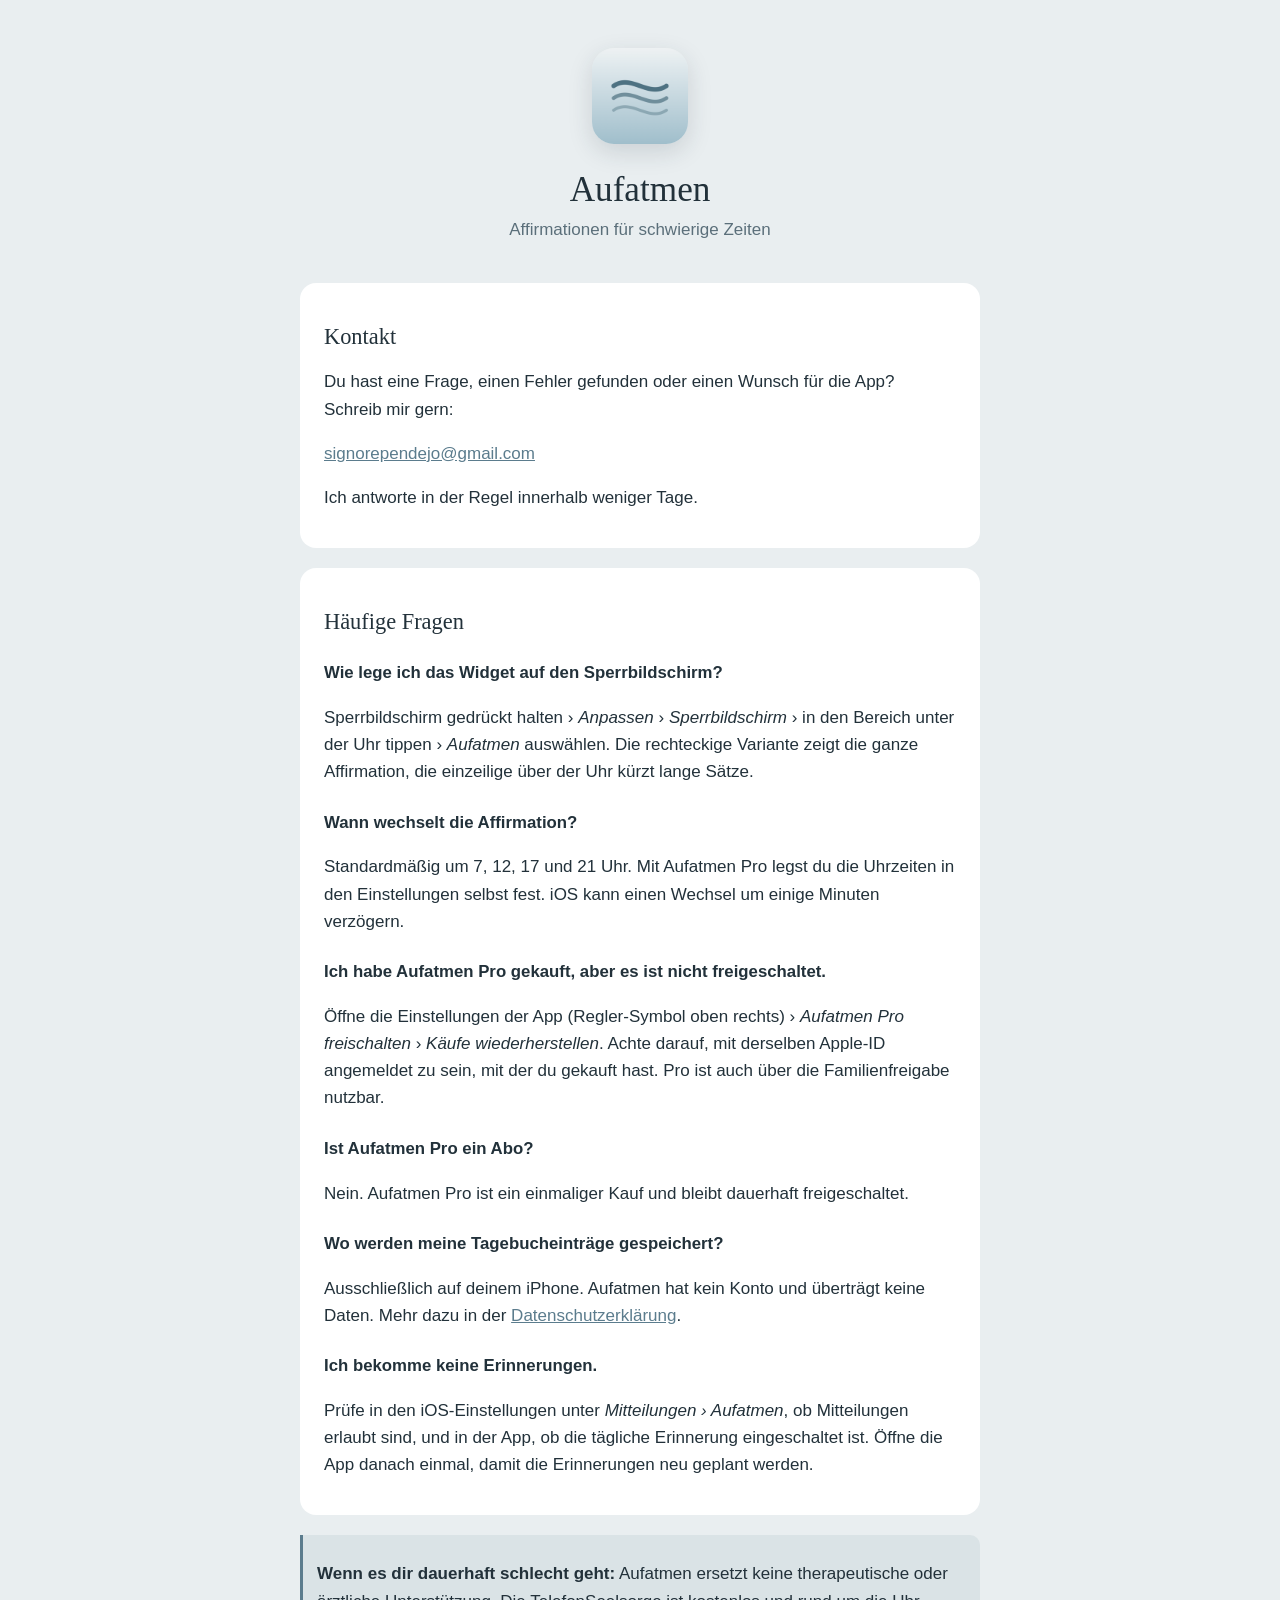
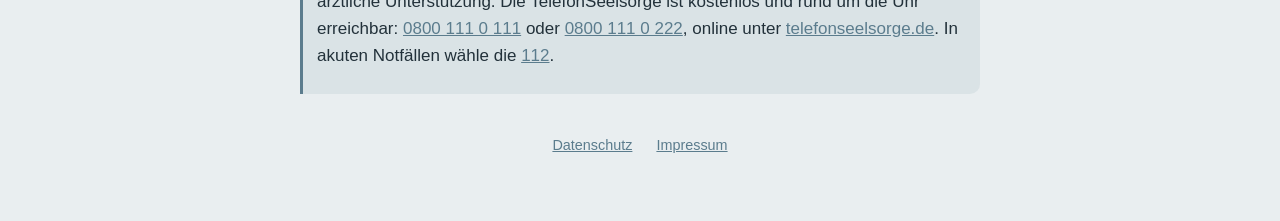
<file: index.html>
<!doctype html>
<html lang="de">
<head>
  <meta charset="utf-8">
  <meta name="viewport" content="width=device-width, initial-scale=1">
  <title>Aufatmen – Hilfe &amp; Kontakt</title>
  <meta name="description" content="Hilfe und Kontakt zur App Aufatmen – Affirmationen für schwierige Zeiten.">
  <link rel="icon" href="icon.png">
  <link rel="stylesheet" href="style.css">
</head>
<body>
<main>
  <header>
    <img src="icon.png" alt="App-Icon von Aufatmen">
    <h1>Aufatmen</h1>
    <p class="lead">Affirmationen für schwierige Zeiten</p>
  </header>

  <section>
    <h2>Kontakt</h2>
    <p>Du hast eine Frage, einen Fehler gefunden oder einen Wunsch für die App? Schreib mir gern:</p>
    <p><a href="mailto:signorependejo@gmail.com?subject=Aufatmen">signorependejo@gmail.com</a></p>
    <p>Ich antworte in der Regel innerhalb weniger Tage.</p>
  </section>

  <section>
    <h2>Häufige Fragen</h2>

    <h3>Wie lege ich das Widget auf den Sperrbildschirm?</h3>
    <p>Sperrbildschirm gedrückt halten › <em>Anpassen</em> › <em>Sperrbildschirm</em> › in den Bereich unter der Uhr tippen › <em>Aufatmen</em> auswählen. Die rechteckige Variante zeigt die ganze Affirmation, die einzeilige über der Uhr kürzt lange Sätze.</p>

    <h3>Wann wechselt die Affirmation?</h3>
    <p>Standardmäßig um 7, 12, 17 und 21 Uhr. Mit Aufatmen Pro legst du die Uhrzeiten in den Einstellungen selbst fest. iOS kann einen Wechsel um einige Minuten verzögern.</p>

    <h3>Ich habe Aufatmen Pro gekauft, aber es ist nicht freigeschaltet.</h3>
    <p>Öffne die Einstellungen der App (Regler-Symbol oben rechts) › <em>Aufatmen Pro freischalten</em> › <em>Käufe wiederherstellen</em>. Achte darauf, mit derselben Apple-ID angemeldet zu sein, mit der du gekauft hast. Pro ist auch über die Familienfreigabe nutzbar.</p>

    <h3>Ist Aufatmen Pro ein Abo?</h3>
    <p>Nein. Aufatmen Pro ist ein einmaliger Kauf und bleibt dauerhaft freigeschaltet.</p>

    <h3>Wo werden meine Tagebucheinträge gespeichert?</h3>
    <p>Ausschließlich auf deinem iPhone. Aufatmen hat kein Konto und überträgt keine Daten. Mehr dazu in der <a href="datenschutz.html">Datenschutzerklärung</a>.</p>

    <h3>Ich bekomme keine Erinnerungen.</h3>
    <p>Prüfe in den iOS-Einstellungen unter <em>Mitteilungen › Aufatmen</em>, ob Mitteilungen erlaubt sind, und in der App, ob die tägliche Erinnerung eingeschaltet ist. Öffne die App danach einmal, damit die Erinnerungen neu geplant werden.</p>
  </section>

  <div class="note">
    <p><strong>Wenn es dir dauerhaft schlecht geht:</strong> Aufatmen ersetzt keine therapeutische oder ärztliche Unterstützung. Die TelefonSeelsorge ist kostenlos und rund um die Uhr erreichbar: <a href="tel:08001110111">0800 111 0 111</a> oder <a href="tel:08001110222">0800 111 0 222</a>, online unter <a href="https://www.telefonseelsorge.de">telefonseelsorge.de</a>. In akuten Notfällen wähle die <a href="tel:112">112</a>.</p>
  </div>

  <nav class="footer">
    <a href="datenschutz.html">Datenschutz</a>
    <a href="impressum.html">Impressum</a>
  </nav>
</main>
</body>
</html>
</file>
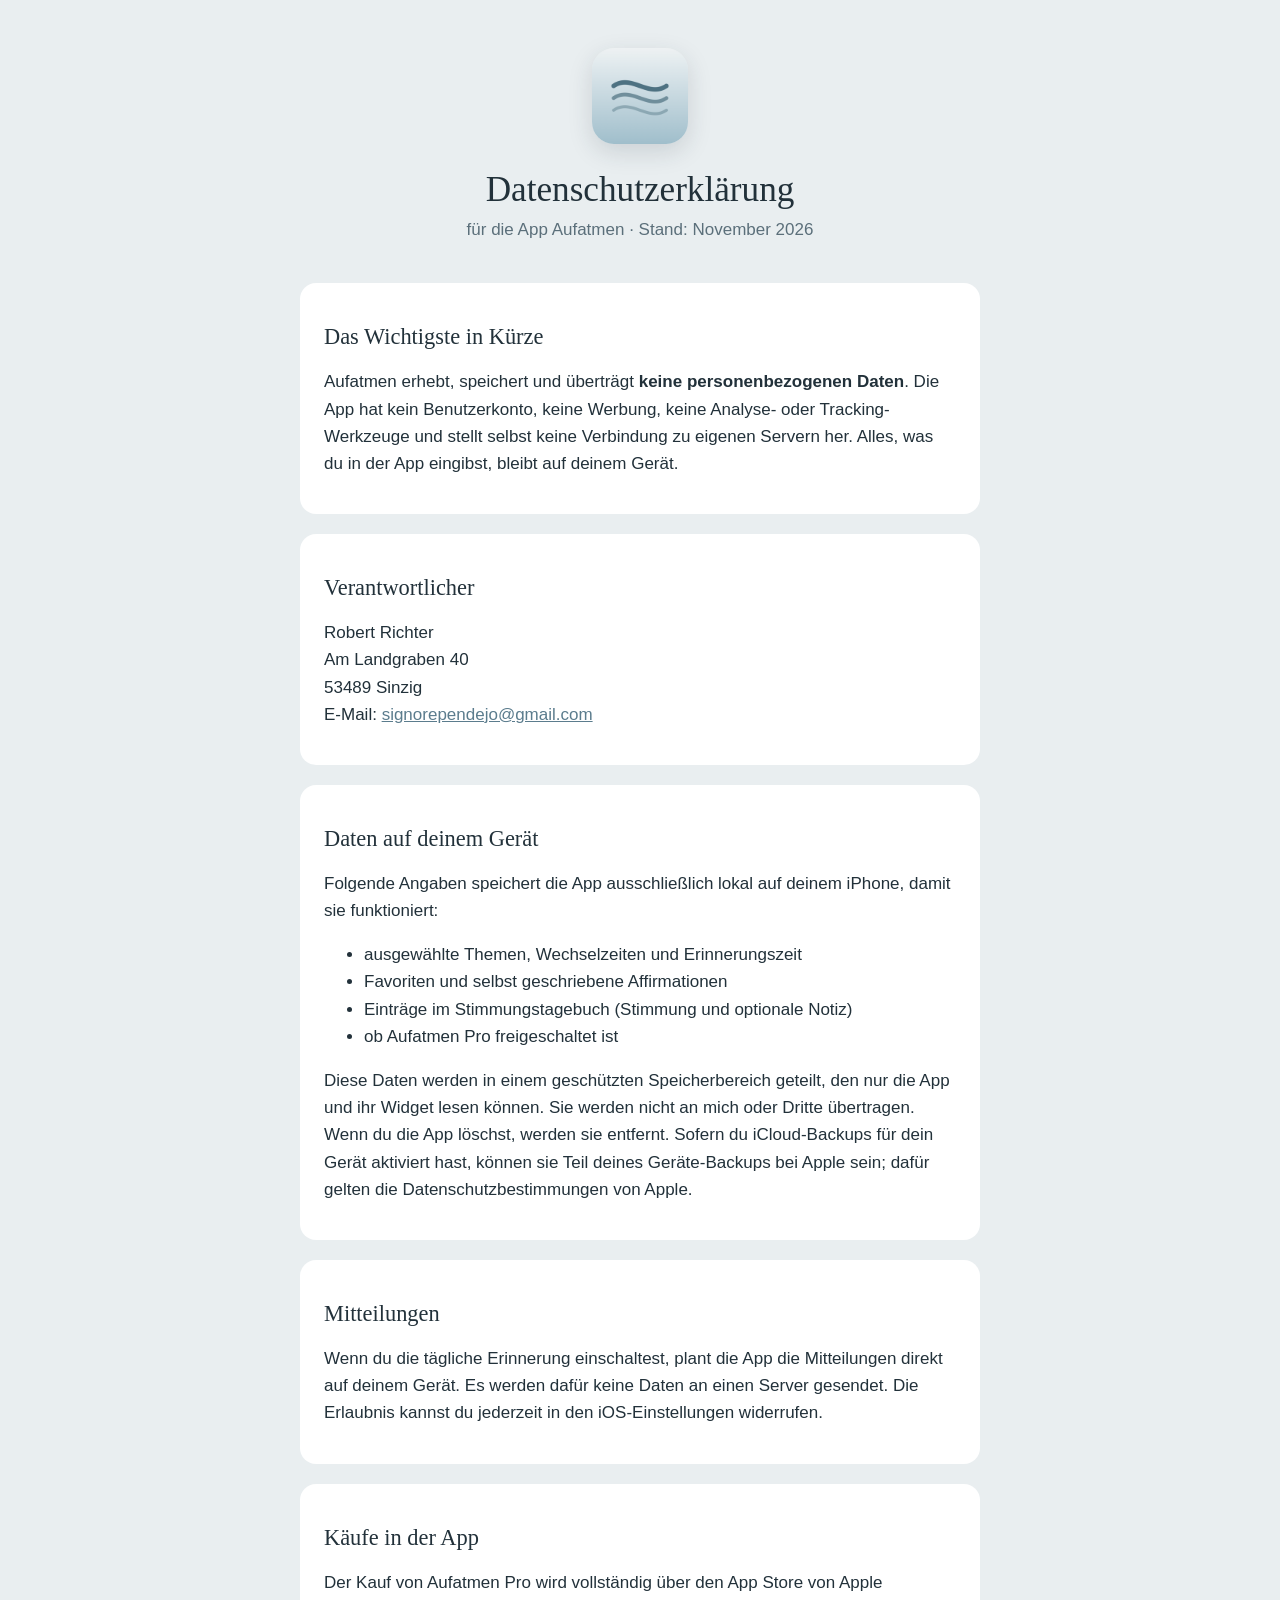
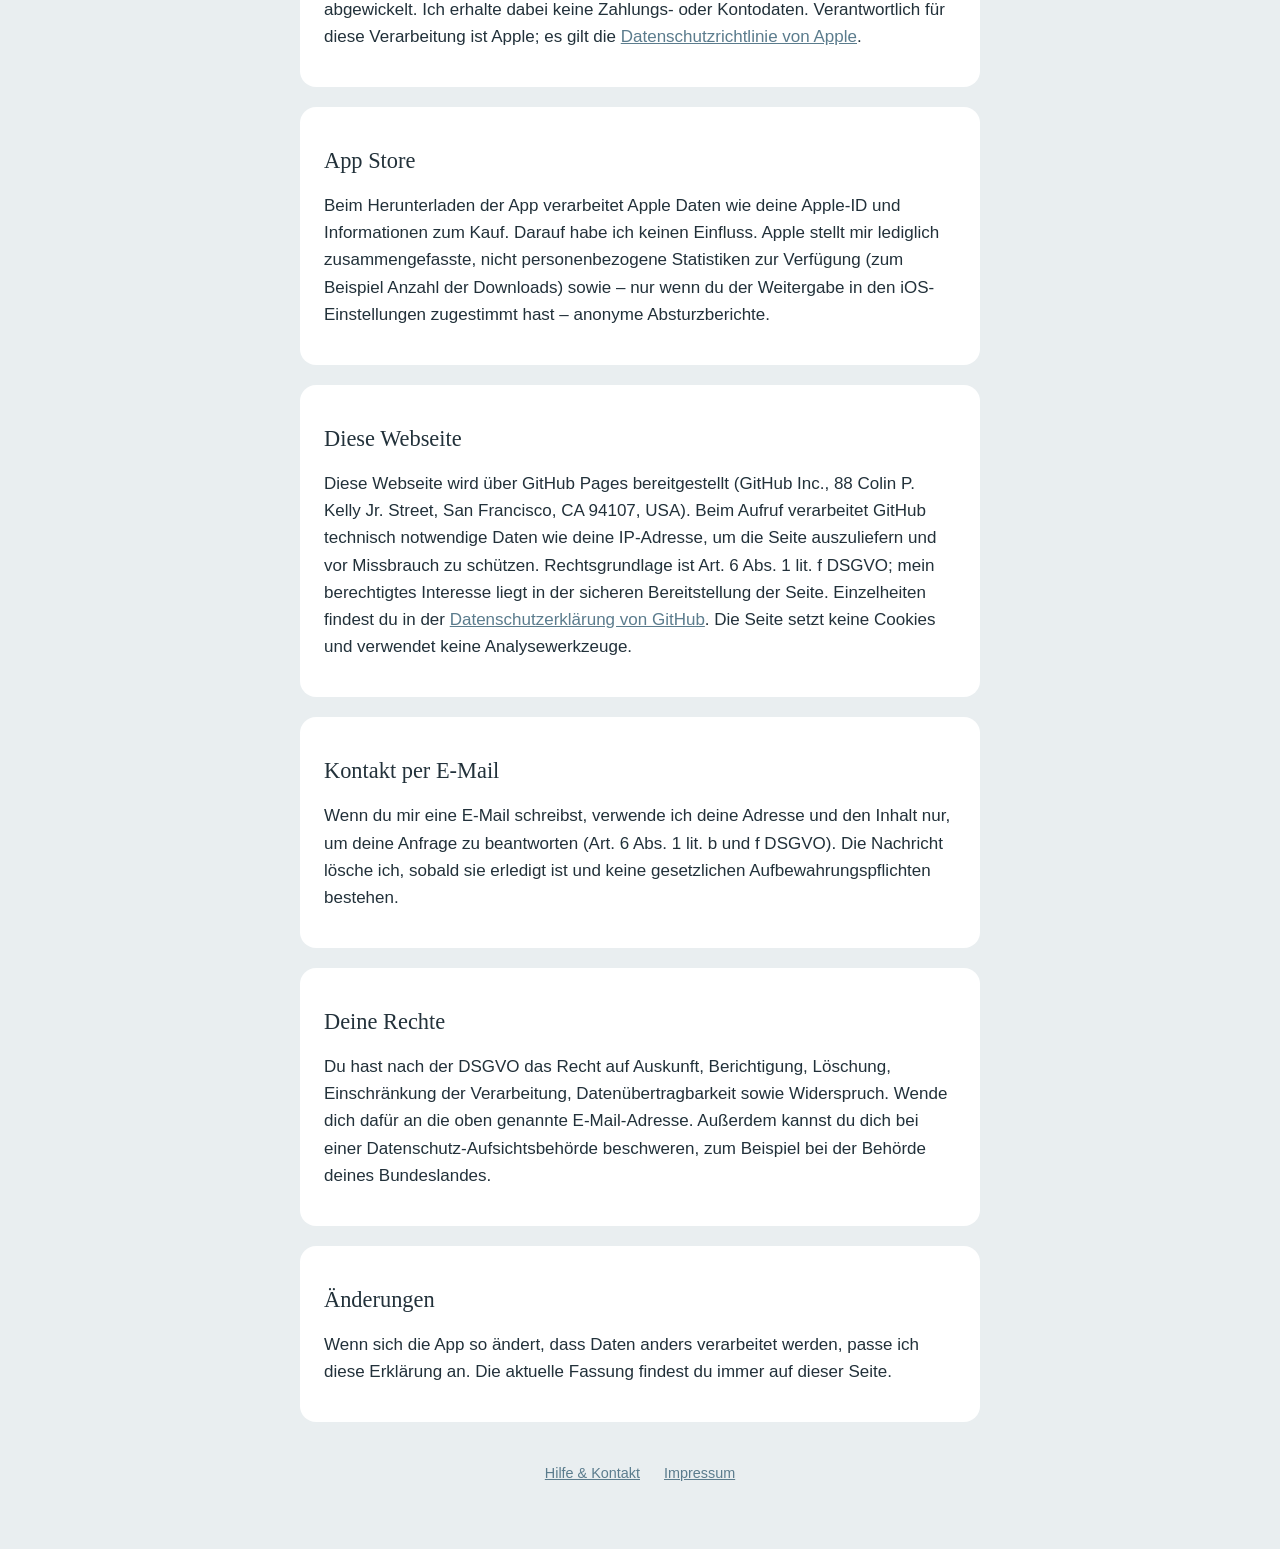
<file: datenschutz.html>
<!doctype html>
<html lang="de">
<head>
  <meta charset="utf-8">
  <meta name="viewport" content="width=device-width, initial-scale=1">
  <title>Aufatmen – Datenschutz</title>
  <meta name="description" content="Datenschutzerklärung für die App Aufatmen.">
  <link rel="icon" href="icon.png">
  <link rel="stylesheet" href="style.css">
</head>
<body>
<main>
  <header>
    <img src="icon.png" alt="App-Icon von Aufatmen">
    <h1>Datenschutzerklärung</h1>
    <p class="lead">für die App Aufatmen · Stand: November 2026</p>
  </header>

  <section>
    <h2>Das Wichtigste in Kürze</h2>
    <p>Aufatmen erhebt, speichert und überträgt <strong>keine personenbezogenen Daten</strong>. Die App hat kein Benutzerkonto, keine Werbung, keine Analyse- oder Tracking-Werkzeuge und stellt selbst keine Verbindung zu eigenen Servern her. Alles, was du in der App eingibst, bleibt auf deinem Gerät.</p>
  </section>

  <section>
    <h2>Verantwortlicher</h2>
    <p>Robert Richter<br>
      Am Landgraben 40<br>
      53489 Sinzig<br>
      E-Mail: <a href="mailto:signorependejo@gmail.com">signorependejo@gmail.com</a></p>
  </section>

  <section>
    <h2>Daten auf deinem Gerät</h2>
    <p>Folgende Angaben speichert die App ausschließlich lokal auf deinem iPhone, damit sie funktioniert:</p>
    <ul>
      <li>ausgewählte Themen, Wechselzeiten und Erinnerungszeit</li>
      <li>Favoriten und selbst geschriebene Affirmationen</li>
      <li>Einträge im Stimmungstagebuch (Stimmung und optionale Notiz)</li>
      <li>ob Aufatmen Pro freigeschaltet ist</li>
    </ul>
    <p>Diese Daten werden in einem geschützten Speicherbereich geteilt, den nur die App und ihr Widget lesen können. Sie werden nicht an mich oder Dritte übertragen. Wenn du die App löschst, werden sie entfernt. Sofern du iCloud-Backups für dein Gerät aktiviert hast, können sie Teil deines Geräte-Backups bei Apple sein; dafür gelten die Datenschutzbestimmungen von Apple.</p>
  </section>

  <section>
    <h2>Mitteilungen</h2>
    <p>Wenn du die tägliche Erinnerung einschaltest, plant die App die Mitteilungen direkt auf deinem Gerät. Es werden dafür keine Daten an einen Server gesendet. Die Erlaubnis kannst du jederzeit in den iOS-Einstellungen widerrufen.</p>
  </section>

  <section>
    <h2>Käufe in der App</h2>
    <p>Der Kauf von Aufatmen Pro wird vollständig über den App Store von Apple abgewickelt. Ich erhalte dabei keine Zahlungs- oder Kontodaten. Verantwortlich für diese Verarbeitung ist Apple; es gilt die <a href="https://www.apple.com/de/legal/privacy/">Datenschutzrichtlinie von Apple</a>.</p>
  </section>

  <section>
    <h2>App Store</h2>
    <p>Beim Herunterladen der App verarbeitet Apple Daten wie deine Apple-ID und Informationen zum Kauf. Darauf habe ich keinen Einfluss. Apple stellt mir lediglich zusammengefasste, nicht personenbezogene Statistiken zur Verfügung (zum Beispiel Anzahl der Downloads) sowie – nur wenn du der Weitergabe in den iOS-Einstellungen zugestimmt hast – anonyme Absturzberichte.</p>
  </section>

  <section>
    <h2>Diese Webseite</h2>
    <p>Diese Webseite wird über GitHub Pages bereitgestellt (GitHub Inc., 88 Colin P. Kelly Jr. Street, San Francisco, CA 94107, USA). Beim Aufruf verarbeitet GitHub technisch notwendige Daten wie deine IP-Adresse, um die Seite auszuliefern und vor Missbrauch zu schützen. Rechtsgrundlage ist Art. 6 Abs. 1 lit. f DSGVO; mein berechtigtes Interesse liegt in der sicheren Bereitstellung der Seite. Einzelheiten findest du in der <a href="https://docs.github.com/de/site-policy/privacy-policies/github-general-privacy-statement">Datenschutzerklärung von GitHub</a>. Die Seite setzt keine Cookies und verwendet keine Analysewerkzeuge.</p>
  </section>

  <section>
    <h2>Kontakt per E-Mail</h2>
    <p>Wenn du mir eine E-Mail schreibst, verwende ich deine Adresse und den Inhalt nur, um deine Anfrage zu beantworten (Art. 6 Abs. 1 lit. b und f DSGVO). Die Nachricht lösche ich, sobald sie erledigt ist und keine gesetzlichen Aufbewahrungspflichten bestehen.</p>
  </section>

  <section>
    <h2>Deine Rechte</h2>
    <p>Du hast nach der DSGVO das Recht auf Auskunft, Berichtigung, Löschung, Einschränkung der Verarbeitung, Datenübertragbarkeit sowie Widerspruch. Wende dich dafür an die oben genannte E-Mail-Adresse. Außerdem kannst du dich bei einer Datenschutz-Aufsichtsbehörde beschweren, zum Beispiel bei der Behörde deines Bundeslandes.</p>
  </section>

  <section>
    <h2>Änderungen</h2>
    <p>Wenn sich die App so ändert, dass Daten anders verarbeitet werden, passe ich diese Erklärung an. Die aktuelle Fassung findest du immer auf dieser Seite.</p>
  </section>

  <nav class="footer">
    <a href="index.html">Hilfe &amp; Kontakt</a>
    <a href="impressum.html">Impressum</a>
  </nav>
</main>
</body>
</html>
</file>
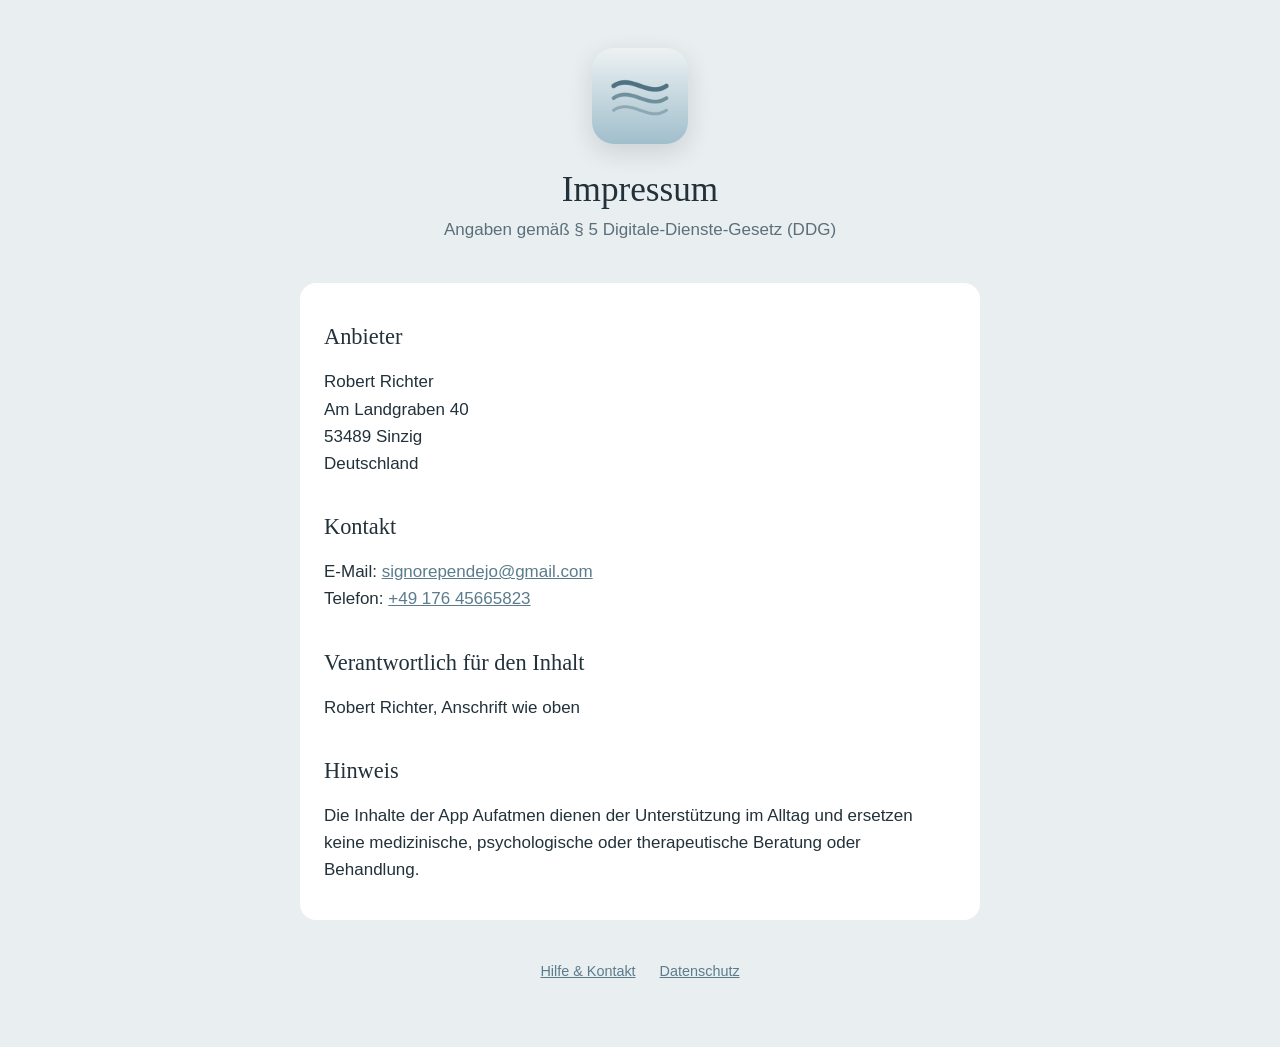
<file: impressum.html>
<!doctype html>
<html lang="de">
<head>
  <meta charset="utf-8">
  <meta name="viewport" content="width=device-width, initial-scale=1">
  <title>Aufatmen – Impressum</title>
  <link rel="icon" href="icon.png">
  <link rel="stylesheet" href="style.css">
</head>
<body>
<main>
  <header>
    <img src="icon.png" alt="App-Icon von Aufatmen">
    <h1>Impressum</h1>
    <p class="lead">Angaben gemäß § 5 Digitale-Dienste-Gesetz (DDG)</p>
  </header>

  <section>
    <h2>Anbieter</h2>
    <p>Robert Richter<br>
      Am Landgraben 40<br>
      53489 Sinzig<br>
      Deutschland</p>

    <h2>Kontakt</h2>
    <p>E-Mail: <a href="mailto:signorependejo@gmail.com">signorependejo@gmail.com</a><br>
      Telefon: <a href="tel:+4917645665823">+49 176 45665823</a></p>

    <h2>Verantwortlich für den Inhalt</h2>
    <p>Robert Richter, Anschrift wie oben</p>

    <h2>Hinweis</h2>
    <p>Die Inhalte der App Aufatmen dienen der Unterstützung im Alltag und ersetzen keine medizinische, psychologische oder therapeutische Beratung oder Behandlung.</p>
  </section>

  <nav class="footer">
    <a href="index.html">Hilfe &amp; Kontakt</a>
    <a href="datenschutz.html">Datenschutz</a>
  </nav>
</main>
</body>
</html>
</file>
<file: style.css>
:root {
  --bg: #e9eef0;
  --card: #ffffff;
  --text: #22313a;
  --muted: #5b6f7a;
  --accent: #5b7c8d;
  --line: #d3dde2;
}

@media (prefers-color-scheme: dark) {
  :root {
    --bg: #141c21;
    --card: #1d282f;
    --text: #e6ecee;
    --muted: #9aaeb8;
    --accent: #8fb0bf;
    --line: #2c3a42;
  }
}

* { box-sizing: border-box; }

body {
  margin: 0;
  background: var(--bg);
  color: var(--text);
  font: 17px/1.6 -apple-system, BlinkMacSystemFont, "Helvetica Neue", Arial, sans-serif;
  -webkit-text-size-adjust: 100%;
}

main {
  max-width: 720px;
  margin: 0 auto;
  padding: 48px 20px 64px;
}

header { text-align: center; margin-bottom: 40px; }
header img { width: 96px; height: 96px; border-radius: 22px; box-shadow: 0 8px 24px rgba(34, 49, 58, .15); }

h1, h2 { font-family: "New York", "Iowan Old Style", Georgia, serif; font-weight: 400; line-height: 1.25; }
h1 { font-size: clamp(1.7rem, 7vw, 2.2rem); margin: 16px 0 4px; overflow-wrap: break-word; hyphens: auto; }
h2 { font-size: 1.4rem; margin: 36px 0 8px; }
h3 { font-size: 1.05rem; margin: 24px 0 4px; }

.lead { color: var(--muted); margin: 0; }

section, .card {
  background: var(--card);
  border-radius: 16px;
  padding: 4px 24px 20px;
  margin-bottom: 20px;
}

a { color: var(--accent); }

.note {
  border-left: 3px solid var(--accent);
  padding: 8px 14px;
  background: color-mix(in srgb, var(--accent) 10%, transparent);
  border-radius: 0 10px 10px 0;
}

nav.footer {
  text-align: center;
  margin-top: 40px;
  color: var(--muted);
  font-size: .9rem;
}
nav.footer a { margin: 0 10px; }

.placeholder { background: #fff3c4; color: #5c4a00; padding: 0 4px; border-radius: 4px; }
</file>
